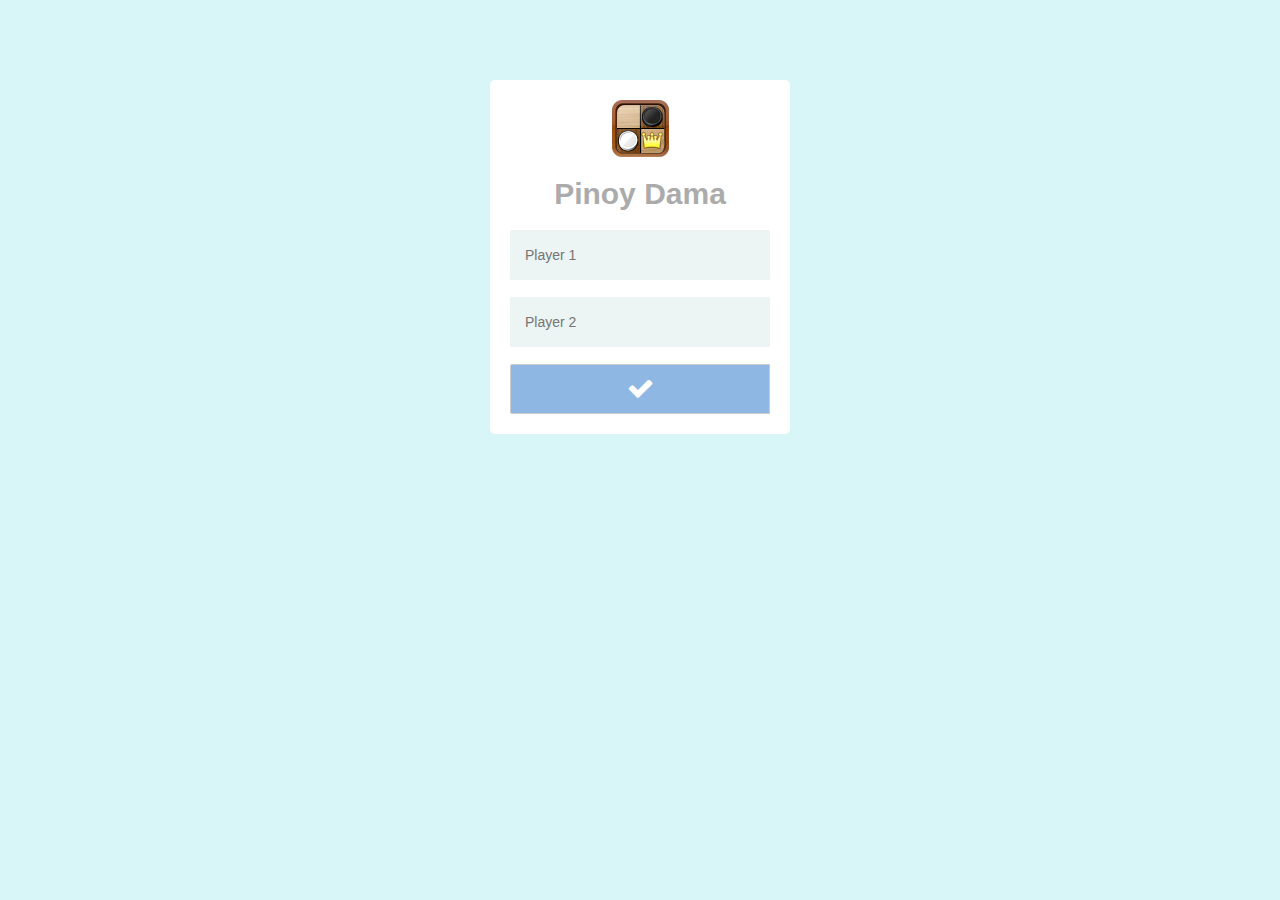
<file: www/play.html>
<!DOCTYPE html>
<html>
  <head>
    <meta charset="utf-8" />
    <meta name="format-detection" content="telephone=no" />
    <meta name="msapplication-tap-highlight" content="no" />

    <meta name="viewport" content="width=device-width, initial-scale=1.0, maximum-scale=1.0, target-densitydpi=medium-dpi, user-scalable=0" />
  
  
    <title>Pinoy Dama</title>

    <!-- Bootstrap CSS -->
    <link href="css/bootstrap.css" rel="stylesheet">
    <link href="css/font-awesome.css" rel="stylesheet">

    
    <!-- MODIFIED CSS -->
    <link rel="stylesheet" type="text/css" href="css/modified.css" />

    <!-- Bootstrap JS -->
    <script type="text/javascript" src="js/jquery.js"></script>
    <script type="text/javascript" src="js/bootstrap.js"></script>
  </head>
  <body>

    <!-- Your Code Starts Here -->
    <div class="container-fluid">
      <div class="row colored" id="row">
        <div class="contcustom">
          <img src="img/logo.png">
          <h2>Pinoy Dama</h2>
          <div>
              <input type="text" placeholder="Player 1" id="playerOne">
              <input type="text" placeholder="Player 2" id="playerTwo">
              <button class="btn btn-default wide" id="playerBtn"><span class="fa fa-check med"></span></button>
          </div>
        </div>
      </div>
    </div>
    <!-- Your Code Ends Here -->

    <script>
      $("#playerBtn").click(function() {

        var playerOne = document.getElementById('playerOne').value;
        var playerTwo = document.getElementById('playerTwo').value;

        window.location = 'game.html?playerOne=' + playerOne + '&playerTwo=' + playerTwo + '';
      });
    </script>

    <!--<script type="text/javascript" src="cordova.js"></script>-->
    <script type="text/javascript" src="js/index.js"></script>
    <script type="text/javascript">
        app.initialize();
    </script>
  </body>
</html>
</file>
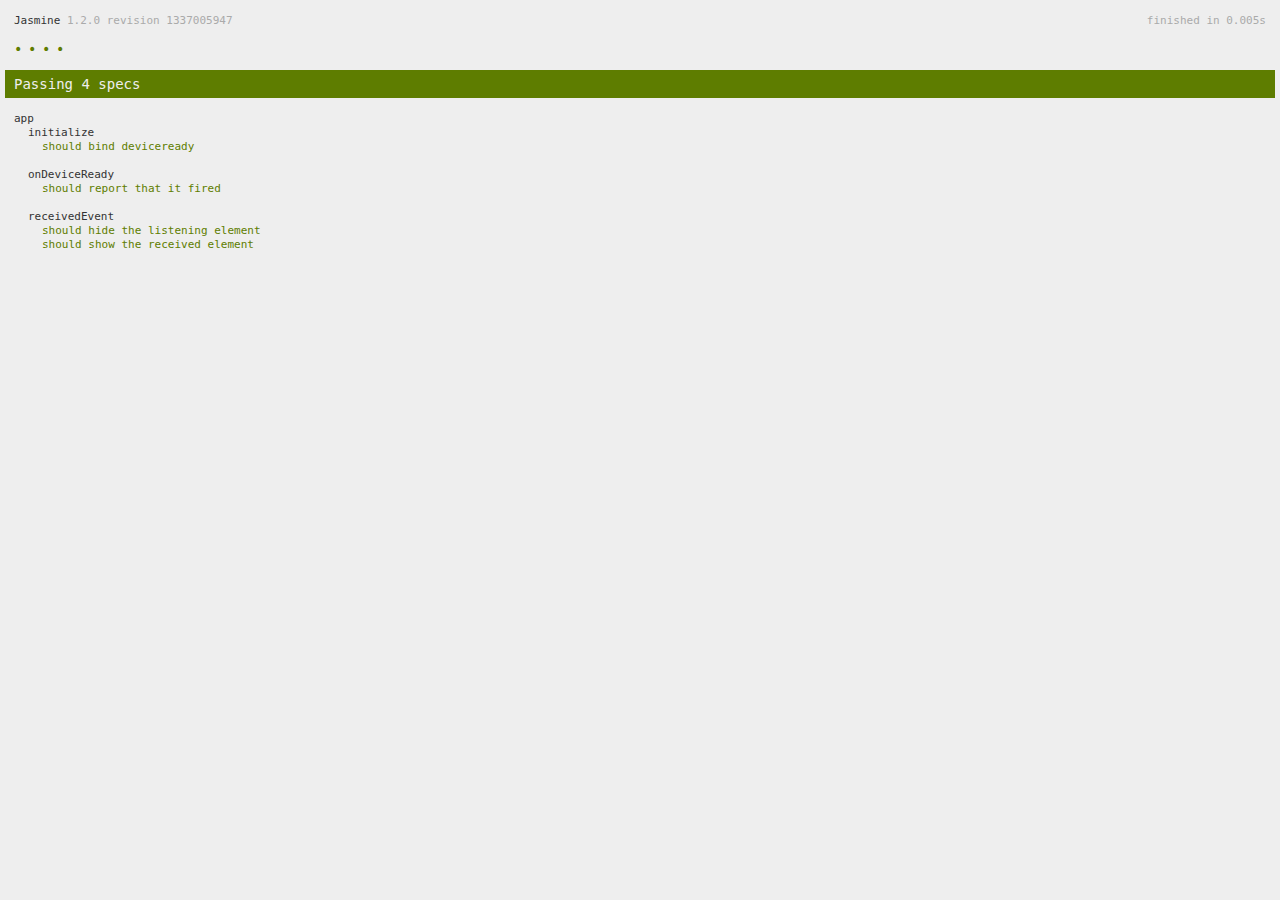
<file: www/spec.html>
<!DOCTYPE html>
<!--
    Licensed to the Apache Software Foundation (ASF) under one
    or more contributor license agreements.  See the NOTICE file
    distributed with this work for additional information
    regarding copyright ownership.  The ASF licenses this file
    to you under the Apache License, Version 2.0 (the
    "License"); you may not use this file except in compliance
    with the License.  You may obtain a copy of the License at

    http://www.apache.org/licenses/LICENSE-2.0

    Unless required by applicable law or agreed to in writing,
    software distributed under the License is distributed on an
    "AS IS" BASIS, WITHOUT WARRANTIES OR CONDITIONS OF ANY
     KIND, either express or implied.  See the License for the
    specific language governing permissions and limitations
    under the License.
-->
<html>
    <head>
        <title>Jasmine Spec Runner</title>

        <!-- jasmine source -->
        <link rel="shortcut icon" type="image/png" href="spec/lib/jasmine-1.2.0/jasmine_favicon.png">
        <link rel="stylesheet" type="text/css" href="spec/lib/jasmine-1.2.0/jasmine.css">
        <script type="text/javascript" src="spec/lib/jasmine-1.2.0/jasmine.js"></script>
        <script type="text/javascript" src="spec/lib/jasmine-1.2.0/jasmine-html.js"></script>

        <!-- include source files here... -->
        <script type="text/javascript" src="js/index.js"></script>

        <!-- include spec files here... -->
        <script type="text/javascript" src="spec/helper.js"></script>
        <script type="text/javascript" src="spec/index.js"></script>

        <script type="text/javascript">
            (function() {
                var jasmineEnv = jasmine.getEnv();
                jasmineEnv.updateInterval = 1000;

                var htmlReporter = new jasmine.HtmlReporter();

                jasmineEnv.addReporter(htmlReporter);

                jasmineEnv.specFilter = function(spec) {
                    return htmlReporter.specFilter(spec);
                };

                var currentWindowOnload = window.onload;

                window.onload = function() {
                    if (currentWindowOnload) {
                        currentWindowOnload();
                    }
                    execJasmine();
                };

                function execJasmine() {
                    jasmineEnv.execute();
                }
            })();
        </script>
    </head>
    <body>
        <div id="stage" style="display:none;"></div>
    </body>
</html>
</file>
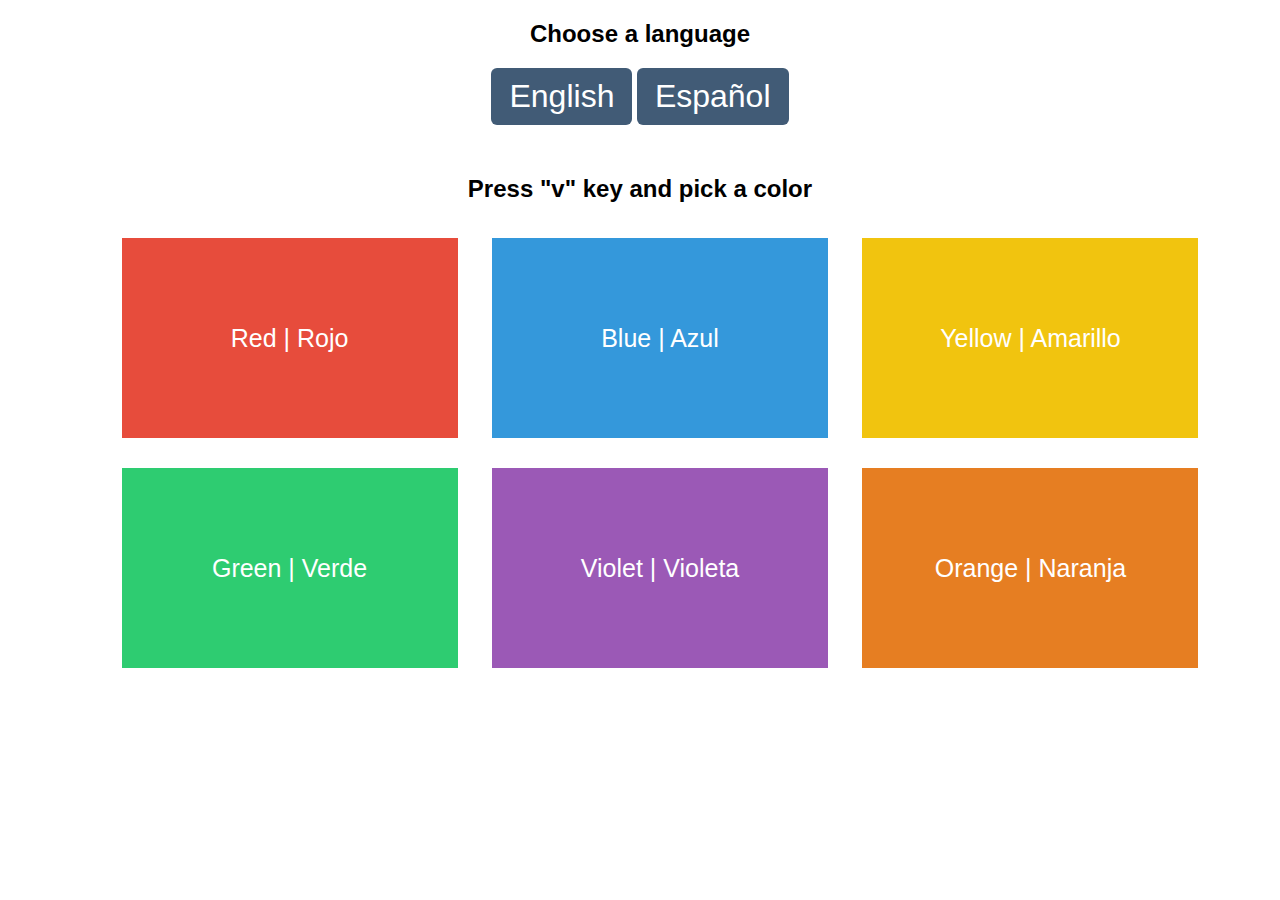
<file: www/speech.html>
<!DOCTYPE html>
<html lang="en">
    <head>
        <meta charset="utf-8" />
        <title>Voix JS Component</title>
        <meta name="viewport" content="width=device-width,initial-scale=1.0,user-scalable=no">
        <meta name="apple-mobile-web-app-capable" content="yes">

        <style>
            body {
                font-family: "Helvetica Neue", Helvetica, Arial, serif;
                margin: 0;
            }

            header {
                padding: 150px 0;
                color: #FFF;
            }

            a {
                color: #E74C3C;
            }

            h1 {
                font-size: 10em;
                line-height: 1em;
                color: #FFF;
                margin: 0 auto;
                text-align: center;
            }

            .subtitle {
                font-size: 2.5em;
                width: 60%;
                margin: 50px auto;
                padding: 20px;
                text-align: center;
                background-color: rgba(0,0,0,.5);
            }

            footer {
                margin: 30px auto;
                text-align: center;
            }

            .heart {
                font-style: normal;
                font-weight: 500;
                color: #c0392b;
                text-decoration: none;
            }

            #twitter {
                position: absolute;
                top: 20px;
                left: 20px;
            }

            #github-button {
                display: block;
                margin: 30px auto 0;
                position: relative;
                left: 40px;
            }

            #github-ribbon {
                display: inline-block;
                position: fixed;
                top: 0;
                right: 0;
                z-index: 100;
                border: 0;
                width: 149px;
                height: 149px;
            }

            .github-buttons {
                text-align: center;
                margin: 1em 0;
            }

            .box {
                display: inline-block;
                margin: 15px;
                width: 28%;
                height: 200px;
                line-height: 200px;
                text-align: center;
                font-size: 25px;
                color: #fff;
            }

            #color-example {
                -webkit-transition: background-color 300ms ease-in-out;
                transition: background-color 300ms ease-in-out;
            }

            #color-example ul {
                text-align: center;
            }

            .red {
                background-color: #e74c3c !important;
            }

            .blue {
                background-color: #3498db !important;
            }

            .yellow {
                background-color: #f1c40f !important;
            }

            .green {
                background-color: #2ecc71 !important;
            }

            .violet {
                background-color: #9b59b6 !important;
            }

            .orange {
                background-color: #e67e22 !important;
            }

            section {
                margin: 0 20px 50px;
                text-align: center;
            }

            button {
                padding: 12px 18px 13px;
                border-radius: 6px;
                background-color: #415B76;
                line-height: 200px;
                text-align: center;
                font-size: 2em;
                line-height: 1em;
                color: #FFF;
                cursor: pointer;
                border: none;
            }
        </style>
    </head>
    <body>
        <script type="text/javascript" src="js/jquery.js"></script>
        <script src="js/voix.js"></script>
        
        <section>
            <h2>Choose a language</h2>
            <button id="en">English</button>
            <button id="es">Español</button>
        </section>

        <section>
            <h2>Press "v" key and pick a color</h2>
            <div id="color-example">
                <ul>
                    <li class="box red">Red | Rojo</li>
                    <li class="box blue">Blue | Azul</li>
                    <li class="box yellow">Yellow | Amarillo</li>
                    <li class="box green">Green | Verde</li>
                    <li class="box violet">Violet | Violeta</li>
                    <li class="box orange">Orange | Naranja</li>
                </ul>
            </div>
        </section>

        <script>
            $("#en").click(function() {
                

                var en = new Voix('en-US');

                en.setCommand('red', function () {
                        document.querySelector('#color-example').className = 'red';
                    })
                    .setCommand('blue', function () {
                        document.querySelector('#color-example').className = 'blue';
                    })
                    .setCommand('yellow', function () {
                        document.querySelector('#color-example').className = 'yellow';
                    })
                    .setCommand('green', function () {
                        document.querySelector('#color-example').className = 'green';
                    })
                    .setCommand('violet', function () {
                        document.querySelector('#color-example').className = 'violet';
                    })
                    .setCommand('orange', function () {
                        document.querySelector('#color-example').className = 'orange';
                    });
            });
            

        </script>
    </body>
</html>
</file>
<file: www/css/modified.css>
html,body{
  height: 100%;
  background-color: #d8f5f8;
  background: url(../img/background.png) no-repeat center center fixed; 
  background-size: cover;
}
#row {
    padding: 70px 0px;
}

.contcustom {
    text-align: center;
    width: 300px;
    border-radius: 0.5rem;
    top: 0;
    bottom: 0;
    left: 0;
    right: 0;
    margin: 10px auto;
    background-color: white;
    padding: 20px;
}

input {
    width: 100%;
    margin-bottom: 17px;
    padding: 15px;
    background-color: #ECF4F4;
    border-radius: 2px;
    border: none;
}

h2 {
    margin-bottom: 20px;
    font-weight: bold;
    color: #ABABAB;
}

.btn {
    border-radius: 2px;
    padding: 10px;
}

.med {
    font-size: 27px;
    color: white;
}

.wide {
    background-color: #8EB7E4;
    width: 100%;
    -webkit-border-top-right-radius: 0;
    -webkit-border-bottom-right-radius: 0;
    -moz-border-radius-topright: 0;
    -moz-border-radius-bottomright: 0;
    border-top-right-radius: 0;
    border-bottom-right-radius: 0;
}
</file>
<file: www/spec/lib/jasmine-1.2.0/jasmine.css>
body { background-color: #eeeeee; padding: 0; margin: 5px; overflow-y: scroll; }

#HTMLReporter { font-size: 11px; font-family: Monaco, "Lucida Console", monospace; line-height: 14px; color: #333333; }
#HTMLReporter a { text-decoration: none; }
#HTMLReporter a:hover { text-decoration: underline; }
#HTMLReporter p, #HTMLReporter h1, #HTMLReporter h2, #HTMLReporter h3, #HTMLReporter h4, #HTMLReporter h5, #HTMLReporter h6 { margin: 0; line-height: 14px; }
#HTMLReporter .banner, #HTMLReporter .symbolSummary, #HTMLReporter .summary, #HTMLReporter .resultMessage, #HTMLReporter .specDetail .description, #HTMLReporter .alert .bar, #HTMLReporter .stackTrace { padding-left: 9px; padding-right: 9px; }
#HTMLReporter #jasmine_content { position: fixed; right: 100%; }
#HTMLReporter .version { color: #aaaaaa; }
#HTMLReporter .banner { margin-top: 14px; }
#HTMLReporter .duration { color: #aaaaaa; float: right; }
#HTMLReporter .symbolSummary { overflow: hidden; *zoom: 1; margin: 14px 0; }
#HTMLReporter .symbolSummary li { display: block; float: left; height: 7px; width: 14px; margin-bottom: 7px; font-size: 16px; }
#HTMLReporter .symbolSummary li.passed { font-size: 14px; }
#HTMLReporter .symbolSummary li.passed:before { color: #5e7d00; content: "\02022"; }
#HTMLReporter .symbolSummary li.failed { line-height: 9px; }
#HTMLReporter .symbolSummary li.failed:before { color: #b03911; content: "x"; font-weight: bold; margin-left: -1px; }
#HTMLReporter .symbolSummary li.skipped { font-size: 14px; }
#HTMLReporter .symbolSummary li.skipped:before { color: #bababa; content: "\02022"; }
#HTMLReporter .symbolSummary li.pending { line-height: 11px; }
#HTMLReporter .symbolSummary li.pending:before { color: #aaaaaa; content: "-"; }
#HTMLReporter .bar { line-height: 28px; font-size: 14px; display: block; color: #eee; }
#HTMLReporter .runningAlert { background-color: #666666; }
#HTMLReporter .skippedAlert { background-color: #aaaaaa; }
#HTMLReporter .skippedAlert:first-child { background-color: #333333; }
#HTMLReporter .skippedAlert:hover { text-decoration: none; color: white; text-decoration: underline; }
#HTMLReporter .passingAlert { background-color: #a6b779; }
#HTMLReporter .passingAlert:first-child { background-color: #5e7d00; }
#HTMLReporter .failingAlert { background-color: #cf867e; }
#HTMLReporter .failingAlert:first-child { background-color: #b03911; }
#HTMLReporter .results { margin-top: 14px; }
#HTMLReporter #details { display: none; }
#HTMLReporter .resultsMenu, #HTMLReporter .resultsMenu a { background-color: #fff; color: #333333; }
#HTMLReporter.showDetails .summaryMenuItem { font-weight: normal; text-decoration: inherit; }
#HTMLReporter.showDetails .summaryMenuItem:hover { text-decoration: underline; }
#HTMLReporter.showDetails .detailsMenuItem { font-weight: bold; text-decoration: underline; }
#HTMLReporter.showDetails .summary { display: none; }
#HTMLReporter.showDetails #details { display: block; }
#HTMLReporter .summaryMenuItem { font-weight: bold; text-decoration: underline; }
#HTMLReporter .summary { margin-top: 14px; }
#HTMLReporter .summary .suite .suite, #HTMLReporter .summary .specSummary { margin-left: 14px; }
#HTMLReporter .summary .specSummary.passed a { color: #5e7d00; }
#HTMLReporter .summary .specSummary.failed a { color: #b03911; }
#HTMLReporter .description + .suite { margin-top: 0; }
#HTMLReporter .suite { margin-top: 14px; }
#HTMLReporter .suite a { color: #333333; }
#HTMLReporter #details .specDetail { margin-bottom: 28px; }
#HTMLReporter #details .specDetail .description { display: block; color: white; background-color: #b03911; }
#HTMLReporter .resultMessage { padding-top: 14px; color: #333333; }
#HTMLReporter .resultMessage span.result { display: block; }
#HTMLReporter .stackTrace { margin: 5px 0 0 0; max-height: 224px; overflow: auto; line-height: 18px; color: #666666; border: 1px solid #ddd; background: white; white-space: pre; }

#TrivialReporter { padding: 8px 13px; position: absolute; top: 0; bottom: 0; left: 0; right: 0; overflow-y: scroll; background-color: white; font-family: "Helvetica Neue Light", "Lucida Grande", "Calibri", "Arial", sans-serif; /*.resultMessage {*/ /*white-space: pre;*/ /*}*/ }
#TrivialReporter a:visited, #TrivialReporter a { color: #303; }
#TrivialReporter a:hover, #TrivialReporter a:active { color: blue; }
#TrivialReporter .run_spec { float: right; padding-right: 5px; font-size: .8em; text-decoration: none; }
#TrivialReporter .banner { color: #303; background-color: #fef; padding: 5px; }
#TrivialReporter .logo { float: left; font-size: 1.1em; padding-left: 5px; }
#TrivialReporter .logo .version { font-size: .6em; padding-left: 1em; }
#TrivialReporter .runner.running { background-color: yellow; }
#TrivialReporter .options { text-align: right; font-size: .8em; }
#TrivialReporter .suite { border: 1px outset gray; margin: 5px 0; padding-left: 1em; }
#TrivialReporter .suite .suite { margin: 5px; }
#TrivialReporter .suite.passed { background-color: #dfd; }
#TrivialReporter .suite.failed { background-color: #fdd; }
#TrivialReporter .spec { margin: 5px; padding-left: 1em; clear: both; }
#TrivialReporter .spec.failed, #TrivialReporter .spec.passed, #TrivialReporter .spec.skipped { padding-bottom: 5px; border: 1px solid gray; }
#TrivialReporter .spec.failed { background-color: #fbb; border-color: red; }
#TrivialReporter .spec.passed { background-color: #bfb; border-color: green; }
#TrivialReporter .spec.skipped { background-color: #bbb; }
#TrivialReporter .messages { border-left: 1px dashed gray; padding-left: 1em; padding-right: 1em; }
#TrivialReporter .passed { background-color: #cfc; display: none; }
#TrivialReporter .failed { background-color: #fbb; }
#TrivialReporter .skipped { color: #777; background-color: #eee; display: none; }
#TrivialReporter .resultMessage span.result { display: block; line-height: 2em; color: black; }
#TrivialReporter .resultMessage .mismatch { color: black; }
#TrivialReporter .stackTrace { white-space: pre; font-size: .8em; margin-left: 10px; max-height: 5em; overflow: auto; border: 1px inset red; padding: 1em; background: #eef; }
#TrivialReporter .finished-at { padding-left: 1em; font-size: .6em; }
#TrivialReporter.show-passed .passed, #TrivialReporter.show-skipped .skipped { display: block; }
#TrivialReporter #jasmine_content { position: fixed; right: 100%; }
#TrivialReporter .runner { border: 1px solid gray; display: block; margin: 5px 0; padding: 2px 0 2px 10px; }
</file>
